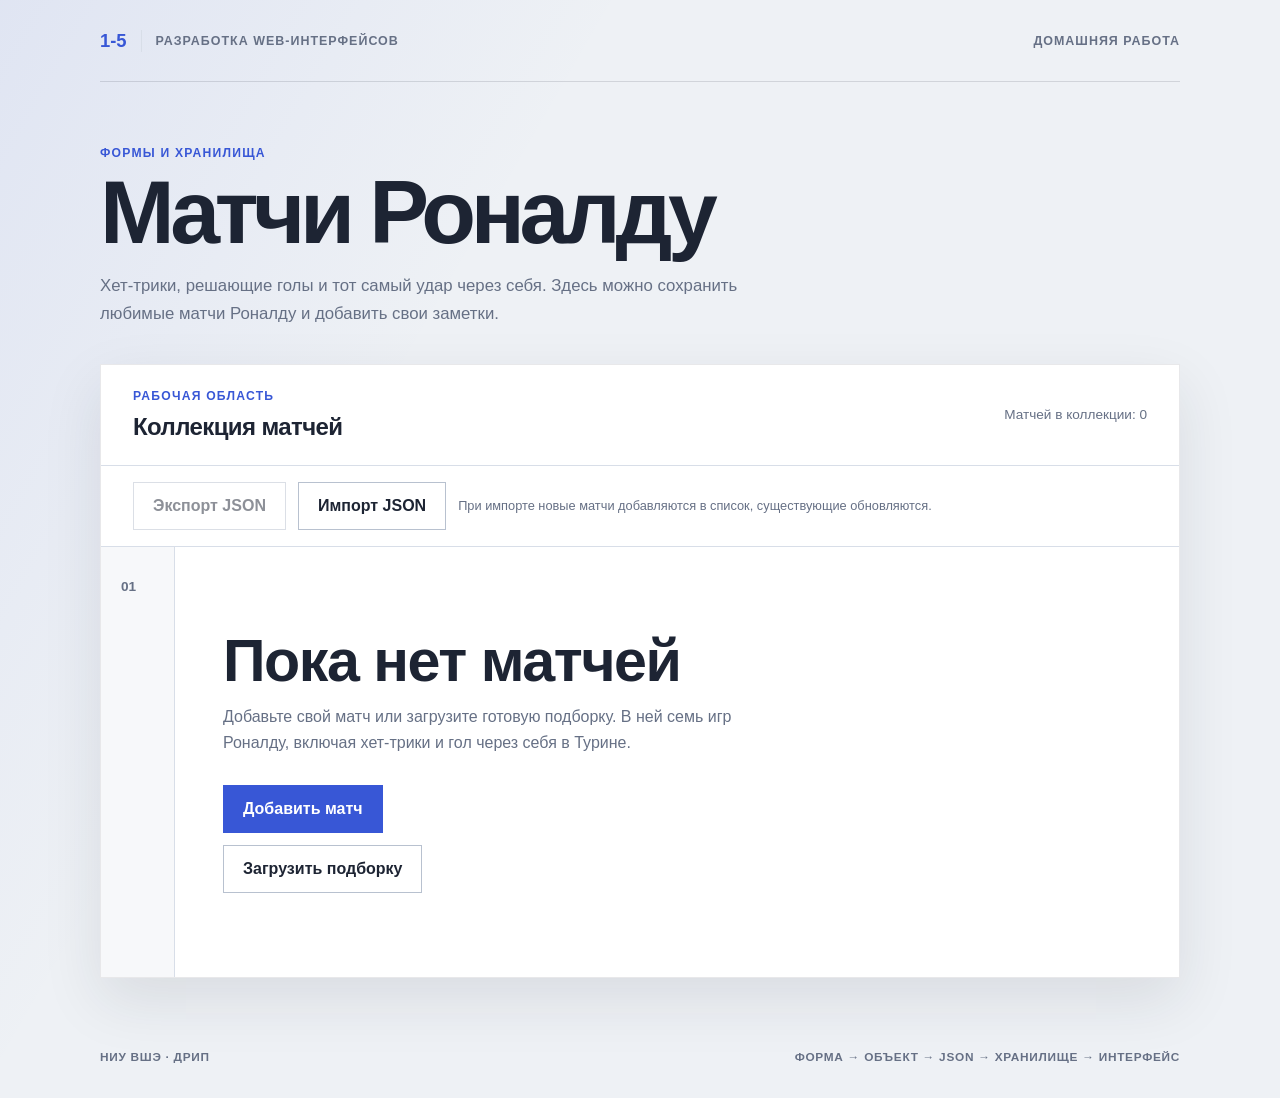
<file: index.html>
<!doctype html>
<html lang="ru">
  <head>
    <meta charset="UTF-8" />
    <meta name="viewport" content="width=device-width, initial-scale=1.0" />
    <meta http-equiv="refresh" content="0; url=project/" />
    <title>Матчи Роналду</title>
  </head>
  <body>
    <p><a href="project/">Открыть коллекцию матчей Роналду</a></p>
  </body>
</html>
</file>
<file: project/styles.css>
:root {
  color-scheme: light;
  --ink: #1d2433;
  --muted: #667085;
  --line: #d8dee8;
  --page: #eef1f5;
  --surface: #ffffff;
  --surface-soft: #f7f8fa;
  --accent: #3857d6;
  --accent-dark: #2943ad;
  --danger: #b42318;
  --danger-dark: #8e1b13;
  --shadow: 0 22px 56px rgb(29 36 51 / 10%);
}

* {
  box-sizing: border-box;
}

[hidden] {
  display: none !important;
}

html {
  min-width: 320px;
  background: var(--page);
}

body {
  min-height: 100vh;
  margin: 0;
  color: var(--ink);
  background:
    linear-gradient(120deg, rgb(56 87 214 / 8%), transparent 34rem),
    var(--page);
  font-family: Inter, ui-sans-serif, -apple-system, BlinkMacSystemFont, "Segoe UI", sans-serif;
}

button,
input,
select,
textarea {
  font: inherit;
}

button,
input,
select,
textarea {
  border-radius: 0;
}

.page-header,
.page-footer,
.page-shell {
  width: min(1080px, calc(100% - 40px));
  margin-inline: auto;
}

.page-header {
  display: flex;
  min-height: 82px;
  align-items: center;
  justify-content: space-between;
  gap: 24px;
  border-bottom: 1px solid rgb(29 36 51 / 14%);
}

.course-mark {
  display: inline-flex;
  align-items: center;
  gap: 14px;
  color: inherit;
  text-decoration: none;
}

.course-mark__number {
  padding-right: 14px;
  border-right: 1px solid var(--line);
  color: var(--accent);
  font-size: 1.15rem;
  font-weight: 850;
}

.course-mark__text,
.page-header__label {
  color: var(--muted);
  font-size: 0.78rem;
  font-weight: 750;
  letter-spacing: 0.08em;
  text-transform: uppercase;
}

.page-shell {
  padding-block: 64px 48px;
}

.intro {
  max-width: 780px;
  margin-bottom: 36px;
}

.intro__eyebrow,
.workspace__kicker,
.card-form__kicker,
.saved-card__label {
  margin: 0 0 10px;
  color: var(--accent);
  font-size: 0.76rem;
  font-weight: 800;
  letter-spacing: 0.1em;
  text-transform: uppercase;
}

.intro__title {
  margin: 0 0 18px;
  font-size: clamp(2.7rem, 7vw, 5.7rem);
  line-height: 0.94;
  letter-spacing: -0.06em;
}

.intro__lead {
  max-width: 680px;
  margin: 0;
  color: var(--muted);
  font-size: 1.05rem;
  line-height: 1.65;
}

.workspace {
  overflow: hidden;
  background: var(--surface);
  border: 1px solid rgb(29 36 51 / 10%);
  box-shadow: var(--shadow);
}

.workspace__header {
  display: flex;
  align-items: center;
  justify-content: space-between;
  gap: 24px;
  padding: 24px 32px;
  border-bottom: 1px solid var(--line);
}

.workspace__title,
.app-state__title,
.card-form__title,
.saved-card__title {
  margin: 0;
  letter-spacing: -0.025em;
}

.workspace__status {
  margin: 0;
  color: var(--muted);
  font-size: 0.85rem;
}

.app-state {
  display: grid;
  grid-template-columns: 74px minmax(0, 1fr);
  min-height: 430px;
}

.app-state__index {
  margin: 0;
  padding: 32px 20px;
  color: var(--muted);
  background: var(--surface-soft);
  border-right: 1px solid var(--line);
  font-size: 0.85rem;
  font-weight: 850;
}

.app-state__content {
  display: flex;
  max-width: 630px;
  flex-direction: column;
  align-items: start;
  justify-content: center;
  padding: 48px;
}

.app-state__content .button + .button {
  margin-top: 12px;
}

.workspace__message {
  margin: 0;
  padding: 16px 32px;
  color: var(--ink);
  background: var(--surface-soft);
  border-bottom: 1px solid var(--line);
  overflow-wrap: anywhere;
}

.workspace__tools {
  display: flex;
  align-items: center;
  flex-wrap: wrap;
  gap: 12px;
  padding: 16px 32px;
  border-bottom: 1px solid var(--line);
}

.workspace__tools-note {
  flex: 1 1 200px;
  margin: 0;
  color: var(--muted);
  font-size: 0.8rem;
  line-height: 1.5;
}

.button:disabled {
  cursor: default;
  opacity: 0.5;
  transform: none;
}

.draft {
  display: flex;
  align-items: center;
  justify-content: space-between;
  flex-wrap: wrap;
  gap: 16px;
  padding: 20px 32px;
  background: #edf1ff;
  border-bottom: 1px solid var(--line);
}

.draft__text {
  flex: 1 1 200px;
  margin: 0;
  line-height: 1.5;
}

.draft__actions {
  display: flex;
  flex-wrap: wrap;
  gap: 12px;
}

.card-form__grid {
  display: grid;
  grid-template-columns: repeat(2, minmax(0, 1fr));
  gap: 0 24px;
}

.collection {
  min-width: 0;
}

.collection__header {
  display: flex;
  align-items: center;
  justify-content: space-between;
  flex-wrap: wrap;
  gap: 16px;
  padding: 24px 32px;
}

.collection__title {
  margin: 0;
  font-size: 1.1rem;
}

.match-list {
  display: grid;
  grid-template-columns: repeat(2, minmax(0, 1fr));
  gap: 12px;
  margin: 0;
  padding: 0 32px 24px;
  list-style: none;
  border-bottom: 1px solid var(--line);
}

.match-list__button {
  width: 100%;
  height: 100%;
  padding: 16px;
  color: var(--ink);
  background: var(--surface-soft);
  border: 1px solid var(--line);
  cursor: pointer;
  text-align: left;
  overflow-wrap: anywhere;
}

.match-list__button:hover,
.match-list__button--selected {
  border-color: var(--accent);
  background: #edf1ff;
}

.match-list__button:focus-visible {
  outline: 3px solid var(--accent);
  outline-offset: 2px;
}

.match-list__title,
.match-list__meta {
  display: block;
}

.match-list__title {
  font-weight: 750;
}

.match-list__meta {
  margin-top: 8px;
  color: var(--muted);
  font-size: 0.8rem;
  line-height: 1.5;
}

.saved-card__title {
  overflow-wrap: anywhere;
}

.saved-card__source {
  color: var(--accent);
}

.saved-card__row dd[data-value="note"] {
  white-space: pre-wrap;
}

.app-state__title {
  margin-bottom: 14px;
  font-size: clamp(2rem, 5vw, 3.7rem);
  line-height: 1;
}

.app-state__text {
  max-width: 560px;
  margin: 0 0 28px;
  color: var(--muted);
  line-height: 1.65;
}

.card-form,
.saved-card {
  width: 100%;
  padding: 42px 48px 48px;
}

.card-form__header {
  display: flex;
  align-items: start;
  justify-content: space-between;
  gap: 24px;
  margin-bottom: 34px;
}

.card-form__title,
.saved-card__title {
  font-size: clamp(1.8rem, 4vw, 3rem);
}

.card-form__note {
  max-width: 240px;
  margin: 0;
  color: var(--muted);
  font-size: 0.8rem;
  line-height: 1.5;
  text-align: right;
}

.field {
  display: grid;
  gap: 8px;
  margin-bottom: 22px;
}

.field__label {
  font-size: 0.9rem;
  font-weight: 750;
}

.field__control {
  width: 100%;
  min-height: 50px;
  padding: 12px 14px;
  color: var(--ink);
  background: #fff;
  border: 1px solid #b8c1cf;
  outline: 0;
}

textarea.field__control {
  min-height: 120px;
  resize: vertical;
}

.field__control:focus {
  border-color: var(--accent);
  box-shadow: 0 0 0 4px rgb(56 87 214 / 14%);
}

.field__hint {
  color: var(--muted);
  font-size: 0.78rem;
  line-height: 1.45;
}

.card-form__actions,
.saved-card__actions {
  display: flex;
  flex-wrap: wrap;
  gap: 12px;
  margin-top: 32px;
}

.button {
  min-height: 48px;
  padding: 0 19px;
  border: 1px solid transparent;
  cursor: pointer;
  font-weight: 780;
  transition: background-color 150ms ease, color 150ms ease, transform 150ms ease;
}

.button:hover:not(:disabled) {
  transform: translateY(-1px);
}

.button:focus-visible {
  outline: 3px solid rgb(56 87 214 / 28%);
  outline-offset: 3px;
}

.button--primary {
  color: #fff;
  background: var(--accent);
  border-color: var(--accent);
}

.button--primary:hover {
  background: var(--accent-dark);
  border-color: var(--accent-dark);
}

.button--secondary {
  color: var(--ink);
  background: #fff;
  border-color: #b8c1cf;
}

.button--danger {
  color: #fff;
  background: var(--danger);
  border-color: var(--danger);
}

.button--danger:hover {
  background: var(--danger-dark);
  border-color: var(--danger-dark);
}

.saved-card__details {
  display: grid;
  gap: 1px;
  margin: 30px 0 0;
  background: var(--line);
  border: 1px solid var(--line);
}

.saved-card__row {
  display: grid;
  grid-template-columns: minmax(130px, 0.35fr) minmax(0, 1fr);
  gap: 24px;
  padding: 18px;
  background: var(--surface);
}

.saved-card__row dt {
  color: var(--muted);
  font-size: 0.78rem;
  font-weight: 800;
  letter-spacing: 0.06em;
  text-transform: uppercase;
}

.saved-card__row dd {
  margin: 0;
  overflow-wrap: anywhere;
  line-height: 1.55;
}

.page-footer {
  display: flex;
  justify-content: space-between;
  gap: 20px;
  padding: 24px 0 34px;
  color: var(--muted);
  font-size: 0.74rem;
  font-weight: 720;
  letter-spacing: 0.06em;
  text-transform: uppercase;
}

@media (max-width: 700px) {
  .card-form__grid,
  .match-list {
    grid-template-columns: 1fr;
  }

  .collection__header {
    padding: 24px 22px;
  }

  .match-list {
    padding-inline: 22px;
  }
  .page-header,
  .page-footer,
  .page-shell {
    width: min(100% - 24px, 1080px);
  }

  .course-mark__text,
  .page-header__label {
    display: none;
  }

  .page-shell {
    padding-top: 44px;
  }

  .workspace__header,
  .card-form__header,
  .page-footer {
    align-items: start;
    flex-direction: column;
  }

  .workspace__status,
  .card-form__note {
    text-align: left;
  }

  .app-state {
    grid-template-columns: 1fr;
  }

  .app-state__index {
    padding: 14px 20px;
    border-right: 0;
    border-bottom: 1px solid var(--line);
  }

  .app-state__content,
  .card-form,
  .saved-card {
    padding: 30px 22px 34px;
  }

  .saved-card__row {
    grid-template-columns: 1fr;
    gap: 8px;
  }
}
</file>
